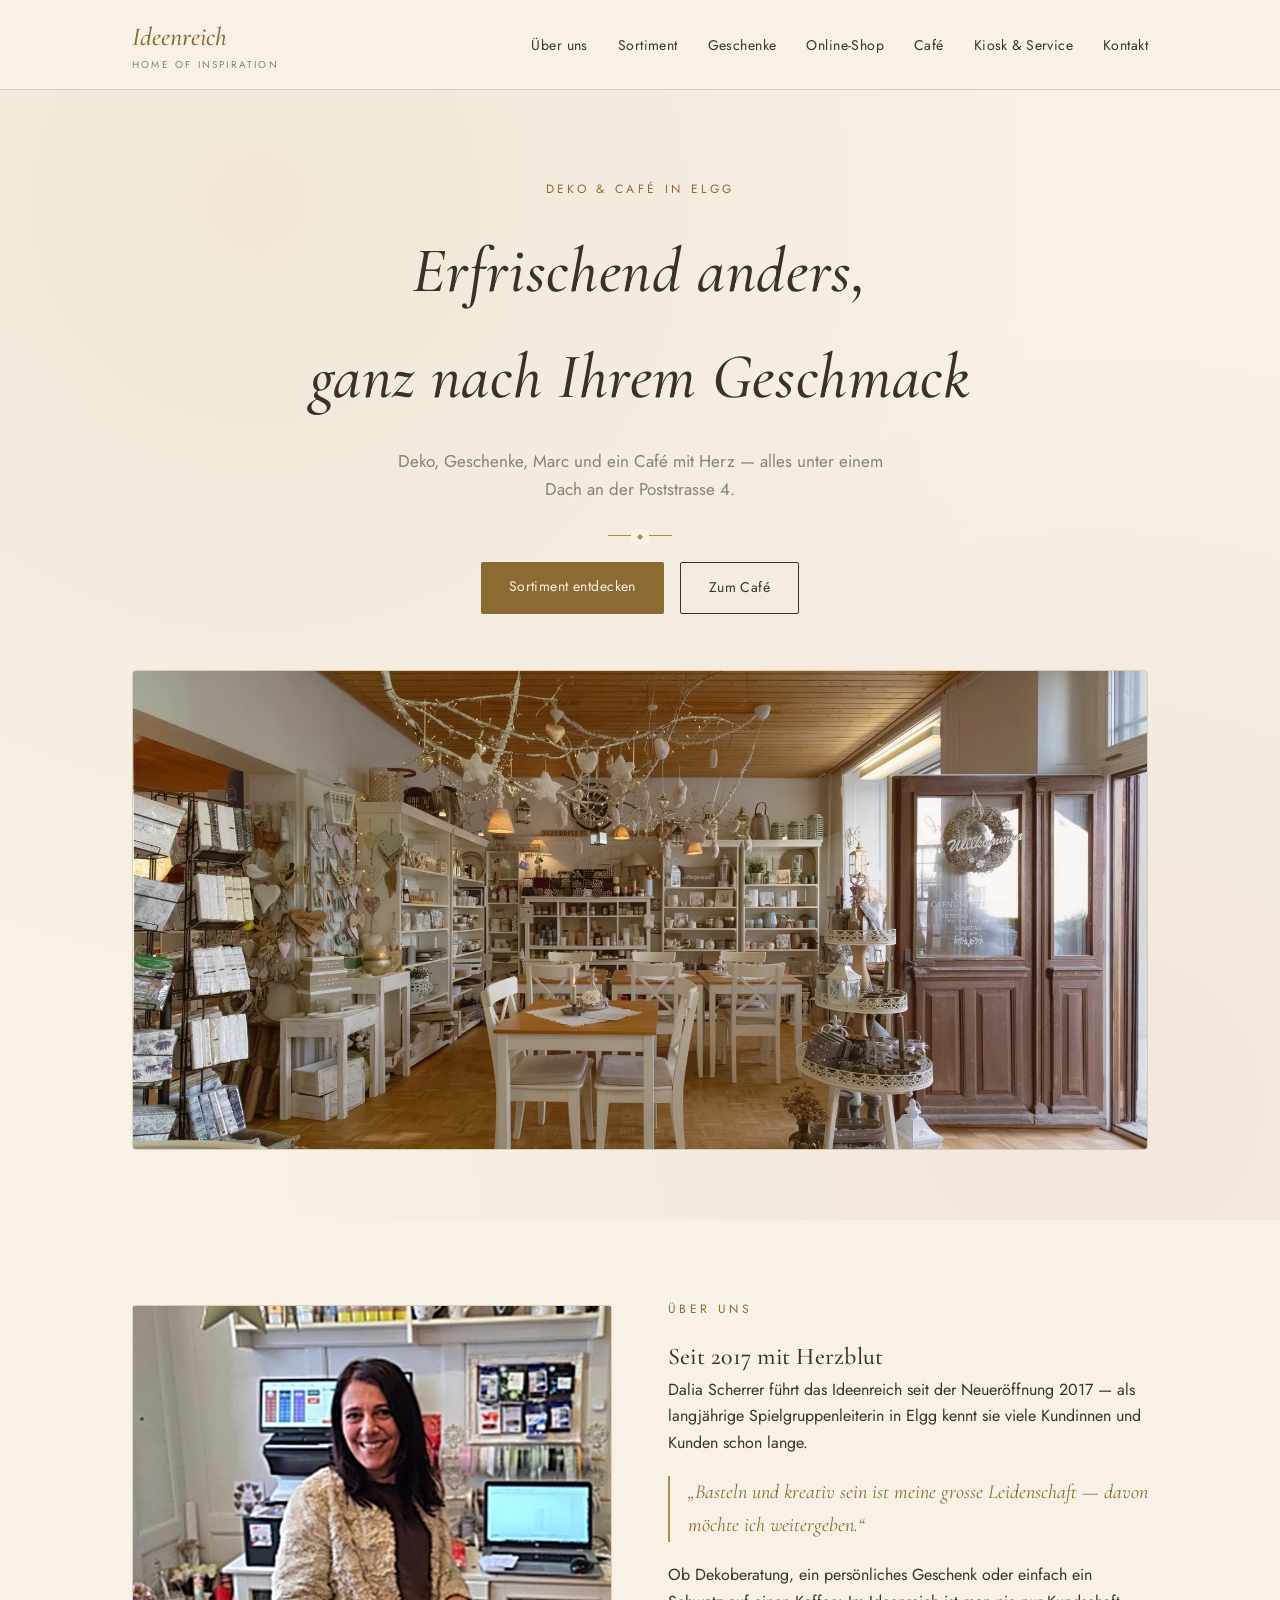
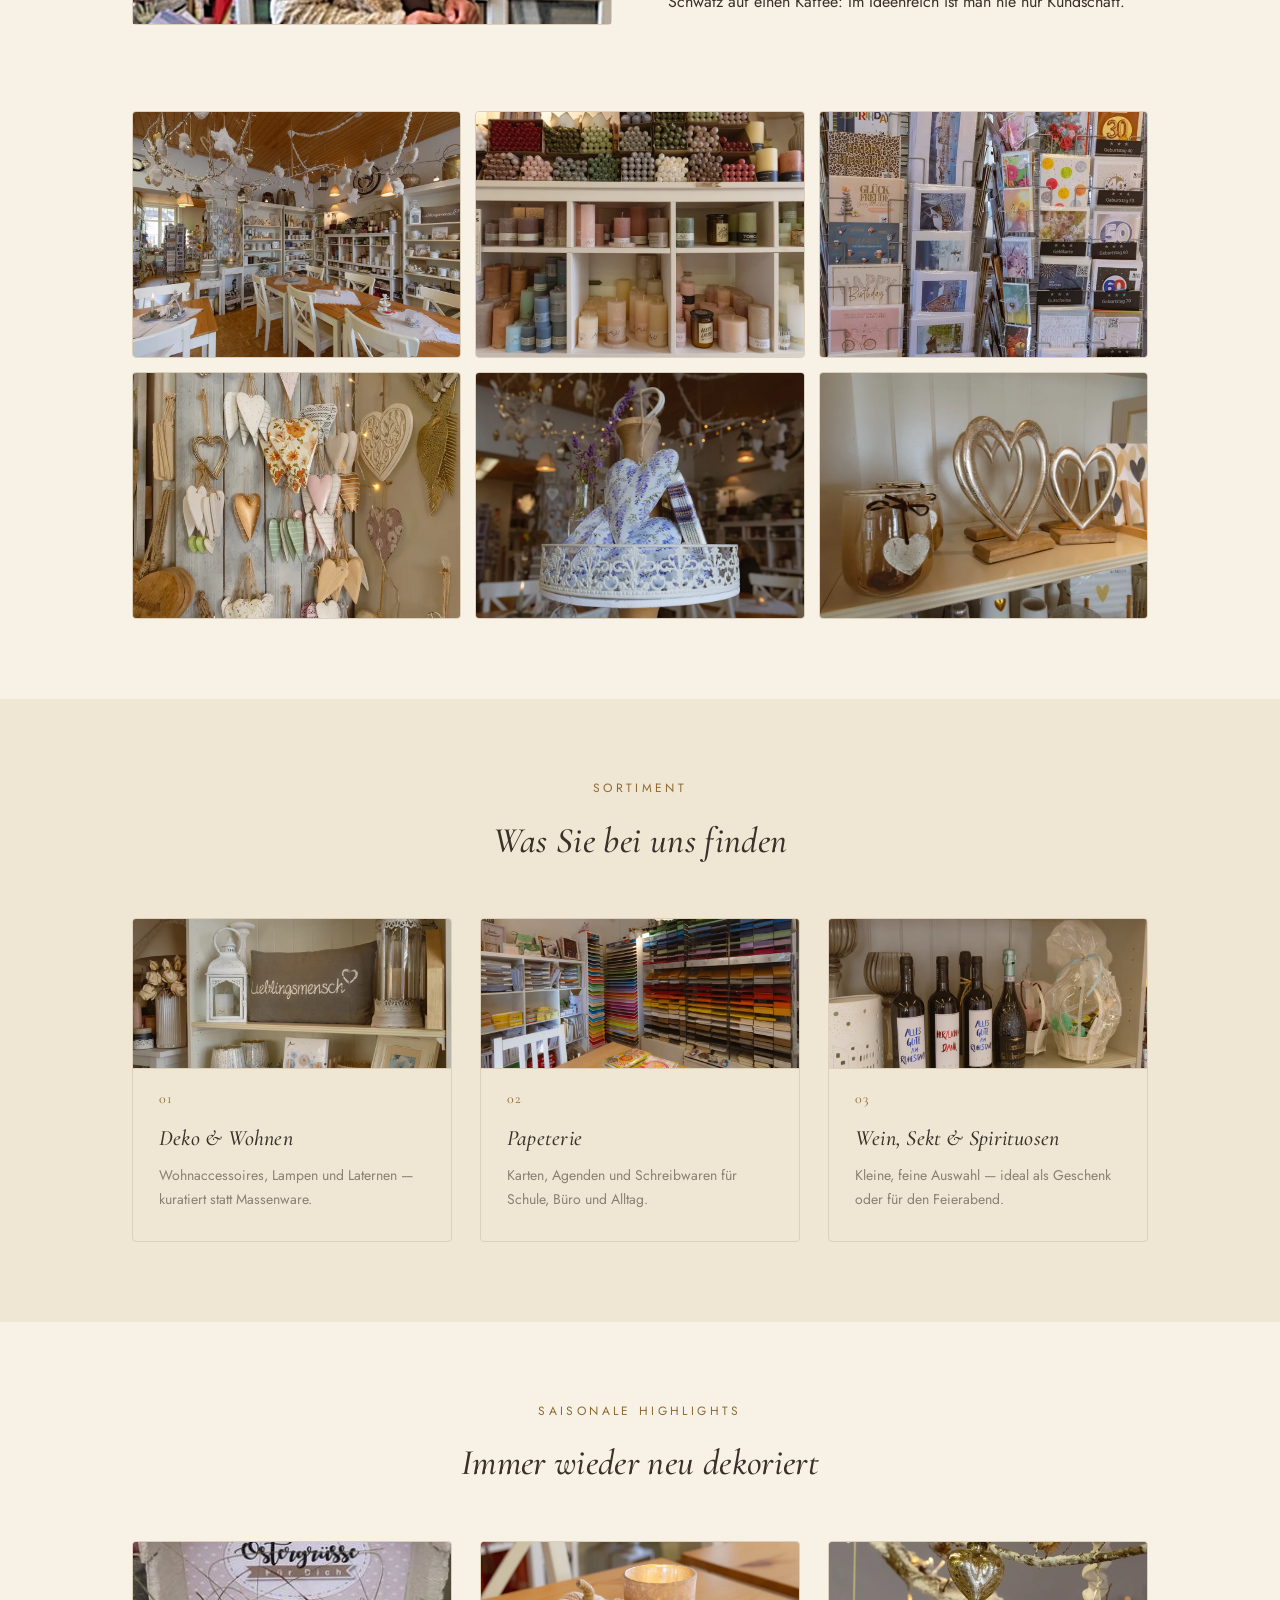
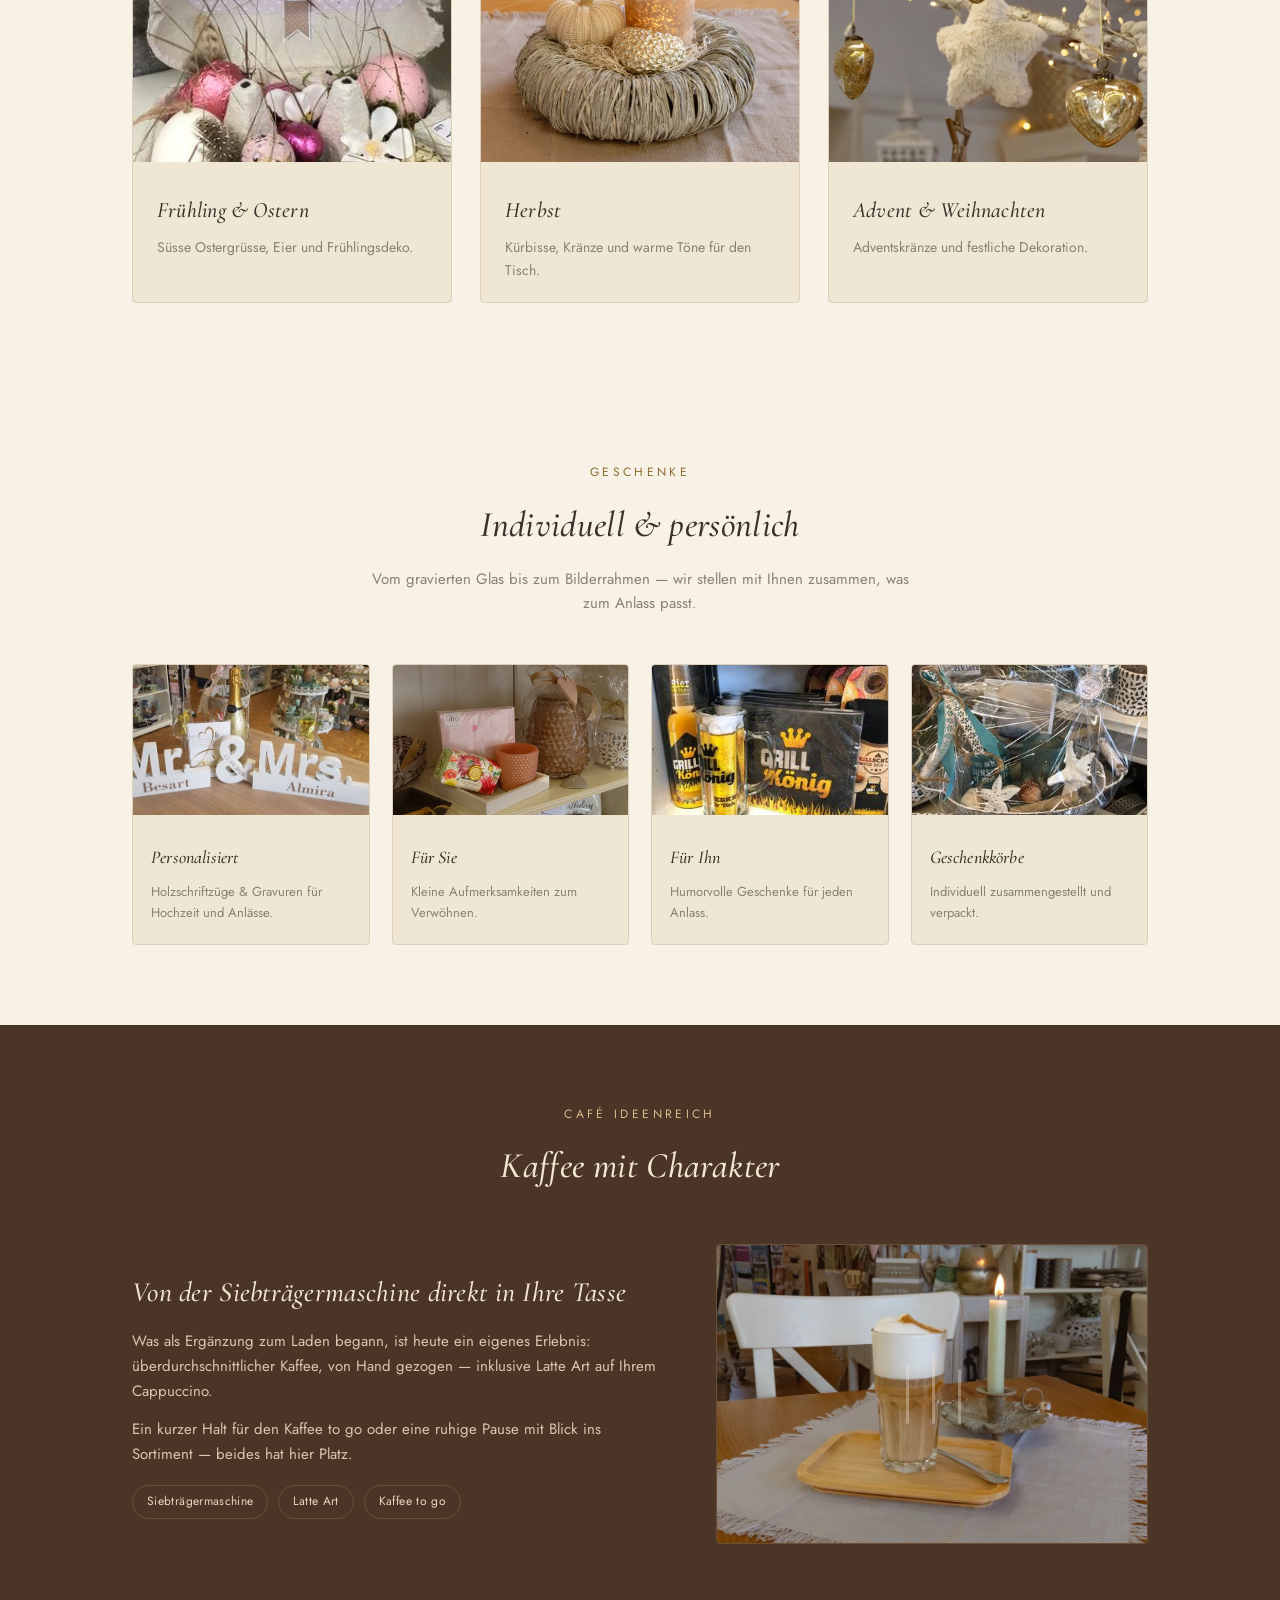
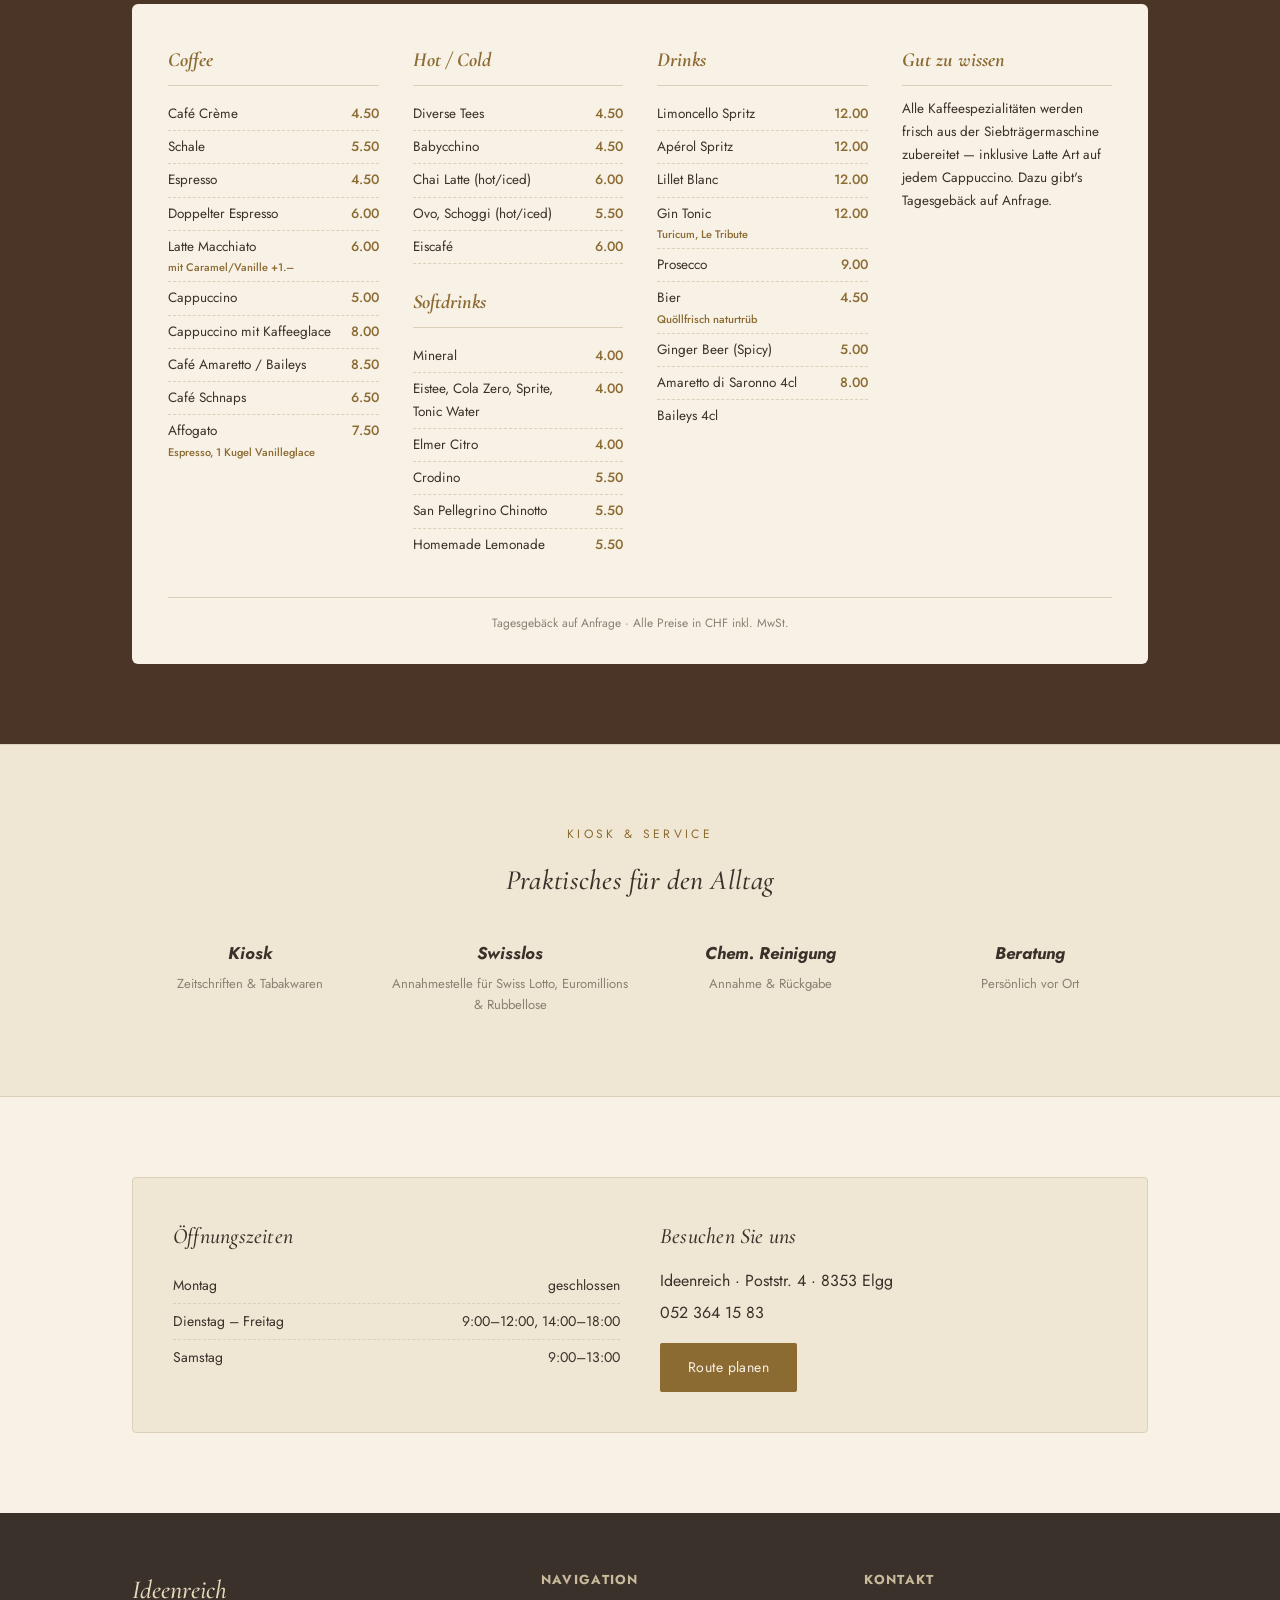
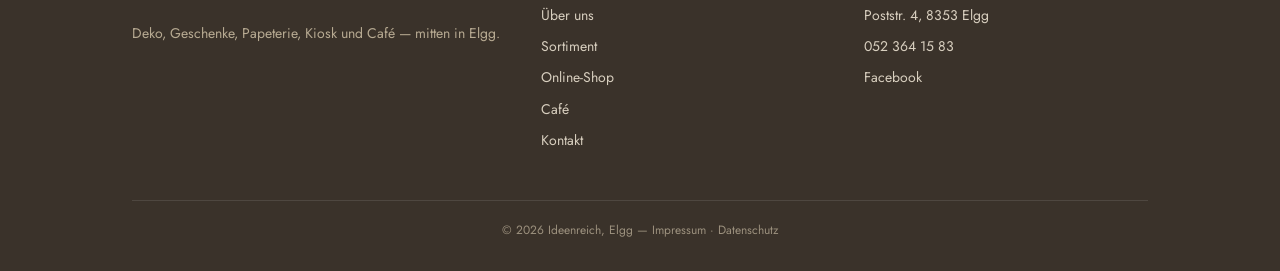
<file: index.html>
<!DOCTYPE html>
<html lang="de">
<head>
<meta charset="UTF-8">
<meta name="viewport" content="width=device-width, initial-scale=1.0">
<title>Ideenreich – Home of Inspiration</title>
<meta name="description" content="Ideenreich in Papeterie: Deko, Geschenke, Papeterie, Wein & Sekt sowie ein Café mit Siebträgerkaffee und Latte Art. Poststrasse 4, 8353 Elgg.">
<link rel="canonical" href="https://www.ideenreich-elgg.ch/">
<meta name="robots" content="index, follow">

<!-- Open Graph / Facebook, Instagram -->
<meta property="og:type" content="business.business">
<meta property="og:site_name" content="Ideenreich">
<meta property="og:title" content="Ideenreich – Deko, Geschenke &amp; Café in Elgg">
<meta property="og:description" content="Deko, Geschenke, Papeterie und ein Café mit Herz — alles unter einem Dach an der Poststrasse 4 in Elgg.">
<meta property="og:url" content="https://www.ideenreich-elgg.ch/">
<meta property="og:locale" content="de_CH">
<meta property="og:image" content="https://www.ideenreich-elgg.ch/images/og-image.jpg">
<meta property="og:image:width" content="1200">
<meta property="og:image:height" content="630">

<!-- Twitter Card -->
<meta name="twitter:card" content="summary_large_image">
<meta name="twitter:title" content="Ideenreich – Deko, Geschenke &amp; Café in Elgg">
<meta name="twitter:description" content="Deko, Geschenke, Papeterie und ein Café mit Herz — alles unter einem Dach an der Poststrasse 4 in Elgg.">

<meta name="twitter:image" content="https://www.ideenreich-elgg.ch/images/og-image.jpg">

<!-- LocalBusiness Strukturdaten für Google -->
<script type="application/ld+json">
{
  "@context": "https://schema.org",
  "@type": ["GiftShop", "CafeOrCoffeeShop"],
  "name": "Ideenreich",
  "alternateName": "Ideenreich – Home of Inspiration",
  "url": "https://www.ideenreich-elgg.ch/",
  "telephone": "+41523641583",
  "priceRange": "CHF",
  "image": "https://www.ideenreich-elgg.ch/images/og-image.jpg",
  "address": {
    "@type": "PostalAddress",
    "streetAddress": "Poststrasse 4",
    "postalCode": "8353",
    "addressLocality": "Elgg",
    "addressRegion": "ZH",
    "addressCountry": "CH"
  },
  "geo": {
    "@type": "GeoCoordinates",
    "latitude": 47.4835,
    "longitude": 8.8672
  },
  "openingHoursSpecification": [
    {
      "@type": "OpeningHoursSpecification",
      "dayOfWeek": ["Tuesday", "Wednesday", "Thursday", "Friday"],
      "opens": "09:00",
      "closes": "12:00"
    },
    {
      "@type": "OpeningHoursSpecification",
      "dayOfWeek": ["Tuesday", "Wednesday", "Thursday", "Friday"],
      "opens": "14:00",
      "closes": "18:00"
    },
    {
      "@type": "OpeningHoursSpecification",
      "dayOfWeek": ["Saturday"],
      "opens": "09:00",
      "closes": "13:00"
    }
  ],
  "servesCuisine": "Kaffee",
  "sameAs": [
    "https://www.instagram.com/ideenreich_home_of_inspiration/"
  ]
}
</script>
<link rel="preconnect" href="https://fonts.googleapis.com">
<link href="https://fonts.googleapis.com/css2?family=Cormorant+Garamond:ital,wght@0,400;0,500;0,600;1,400&family=Jost:wght@300;400;500;600&display=swap" rel="stylesheet">
<link rel="stylesheet" href="styles.css">
</head>
<body>

<header>
  <div class="nav-inner">
    <a href="#top">
      <span class="logo-word">Ideenreich</span>
      <span class="logo-sub">Home of Inspiration</span>
    </a>    <nav>
      <ul>
        <li><a href="#ueberuns">Über uns</a></li>
        <li><a href="#sortiment">Sortiment</a></li>
        <li><a href="#geschenke">Geschenke</a></li>
        <li><a href="shop.html">Online-Shop</a></li>
        <li><a href="#cafe">Café</a></li>
        <li><a href="#service">Kiosk &amp; Service</a></li>
        <li><a href="#kontakt">Kontakt</a></li>
      </ul>
    </nav>
  </div>
</header>

<section class="hero" id="top">
  <div class="wrap">
    <div class="eyebrow">Deko &amp; Café in Elgg</div>
    <h1>Erfrischend anders,<br>ganz nach Ihrem Geschmack</h1>
    <p class="lead">Deko, Geschenke, Marc und ein Café mit Herz — alles unter einem Dach an der Poststrasse 4.</p>
    <div class="divider"></div>
    <div class="cta-row">
      <a class="btn btn-primary" href="#sortiment">Sortiment entdecken</a>
      <a class="btn btn-ghost" href="#cafe">Zum Café</a>
    </div>
    <div class="photo-frame has-img"><img src="images/ladenansicht-ideenreich-elgg.webp" alt="Blick in den Laden Ideenreich in Elgg mit Café-Tischen, Regalen und Astdekoration an der Decke" width="1800" height="1200"></div>
  </div>
</section>

<section id="ueberuns">
  <div class="wrap about-grid">
    <div class="about-photo has-img"><img src="images/dalia-scherrer-im-ideenreich-7544e815.jpg" alt="Dalia Scherrer im Ideenreich"></div>
    <div class="about-text">
      <div class="eyebrow">Über uns</div>
      <h2>Seit 2017 mit Herzblut</h2>
      <p>Dalia Scherrer führt das Ideenreich seit der Neueröffnung 2017 — als langjährige Spielgruppenleiterin in Elgg kennt sie viele Kundinnen und Kunden schon lange.</p>
      <p class="quote">„Basteln und kreativ sein ist meine grosse Leidenschaft — davon möchte ich weitergeben.“</p>
      <p>Ob Dekoberatung, ein persönliches Geschenk oder einfach ein Schwatz auf einen Kaffee: Im Ideenreich ist man nie nur Kundschaft.</p>
    </div>
  </div>
</section>

<section id="einblicke" style="padding-top:0;">
  <div class="wrap">
    <div class="gallery">
      <figure><img src="images/cafe-tische-und-laden.webp" alt="Gedeckte Café-Tische zwischen den Regalen" loading="lazy"></figure>
      <figure><img src="images/kerzen-sortiment.webp" alt="Kerzen in vielen Farben und Grössen" loading="lazy"></figure>
      <figure><img src="images/glueckwunschkarten-sortiment.webp" alt="Ständer mit Glückwunschkarten" loading="lazy"></figure>
      <figure><img src="images/herzenwand-deko.webp" alt="Holzwand mit Herzen in vielen Varianten" loading="lazy"></figure>
      <figure><img src="images/deko-etagere-lavendel-herzen.webp" alt="Etagere mit Herzen im Lavendel-Muster" loading="lazy"></figure>
      <figure><img src="images/deko-herzen-holzfuss.webp" alt="Silberne Herzen auf Holzfuss" loading="lazy"></figure>
    </div>
  </div>
</section>

<section id="sortiment" style="background:var(--cream-2);">
  <div class="wrap">
    <div class="section-head">
      <div class="eyebrow">Sortiment</div>
      <h2>Was Sie bei uns finden</h2>
    </div>
    <div class="grid-3">
      <div class="card">
        <div class="card-photo"><img src="images/wohnaccessoires-laternen-kissen.webp" alt="Regal mit Laternen, Windlichtern und Kissen" loading="lazy"></div>
        <div class="num">01</div>
        <h3>Deko &amp; Wohnen</h3>
        <p>Wohnaccessoires, Lampen und Laternen — kuratiert statt Massenware.</p>
      </div>
      <div class="card">
        <div class="card-photo"><img src="images/papeterie-papierwand.webp" alt="Wand mit farbigem Papier und Papeterie-Regalen im Ideenreich" loading="lazy"></div>
        <div class="num">02</div>
        <h3>Papeterie</h3>
        <p>Karten, Agenden und Schreibwaren für Schule, Büro und Alltag.</p>
      </div>
      <div class="card">
        <div class="card-photo"><img src="images/wein-sekt-geschenkflaschen.webp" alt="Wein- und Sektflaschen mit Geschenketiketten im Regal" loading="lazy"></div>
        <div class="num">03</div>
        <h3>Wein, Sekt &amp; Spirituosen</h3>
        <p>Kleine, feine Auswahl — ideal als Geschenk oder für den Feierabend.</p>
      </div>
    </div>
  </div>
</section>

<section id="saisonal">
  <div class="wrap">
    <div class="section-head">
      <div class="eyebrow">Saisonale Highlights</div>
      <h2>Immer wieder neu dekoriert</h2>
    </div>
    <div class="grid-3">
      <div class="card seasonal-card" style="padding:0;">
        <div style="height:220px;"><img src="images/osterdekoration-im-ideenreich-a81bbfbd.jpg" alt="Osterdekoration im Ideenreich"></div>
        <div style="padding:20px 24px;">
          <h3>Frühling &amp; Ostern</h3>
          <p>Süsse Ostergrüsse, Eier und Frühlingsdeko.</p>
        </div>
      </div>
      <div class="card seasonal-card" style="padding:0;">
        <div style="height:220px;"><img src="images/herbstdeko-kranz-kuerbis.webp" alt="Herbstkranz mit Kürbis und Windlicht" loading="lazy"></div>
        <div style="padding:20px 24px;">
          <h3>Herbst</h3>
          <p>Kürbisse, Kränze und warme Töne für den Tisch.</p>
        </div>
      </div>
      <div class="card seasonal-card" style="padding:0;">
        <div style="height:220px;"><img src="images/adventsdekoration-goldherzen-stern.webp" alt="Goldene Glasherzen und Plüschstern an beleuchteten Ästen" loading="lazy"></div>
        <div style="padding:20px 24px;">
          <h3>Advent &amp; Weihnachten</h3>
          <p>Adventskränze und festliche Dekoration.</p>
        </div>
      </div>
    </div>
  </div>
</section>

<section id="geschenke">
  <div class="wrap">
    <div class="section-head">
      <div class="eyebrow">Geschenke</div>
      <h2>Individuell &amp; persönlich</h2>
      <p>Vom gravierten Glas bis zum Bilderrahmen — wir stellen mit Ihnen zusammen, was zum Anlass passt.</p>
    </div>
    <div class="grid-4">
      <div class="card gift-card" style="padding:0;">
        <div style="height:150px;"><img src="images/personalisierte-holzschriftzuege-mr-und-mrs-d2dd2404.jpg" alt="Personalisierte Holzschriftzüge Mr und Mrs"></div>
        <div style="padding:18px 18px 20px;">
          <h3 style="font-size:18px;">Personalisiert</h3>
          <p style="font-size:13px;">Holzschriftzüge &amp; Gravuren für Hochzeit und Anlässe.</p>
        </div>
      </div>
      <div class="card gift-card" style="padding:0;">
        <div style="height:150px;"><img src="images/geschenkideen-seife-windlicht.webp" alt="Geschenkideen mit Seife, Servietten und Windlicht" loading="lazy"></div>
        <div style="padding:18px 18px 20px;">
          <h3 style="font-size:18px;">Für Sie</h3>
          <p style="font-size:13px;">Kleine Aufmerksamkeiten zum Verwöhnen.</p>
        </div>
      </div>
      <div class="card gift-card" style="padding:0;">
        <div style="height:150px;"><img src="images/geschenkset-grill-koenig-1e9935fa.jpg" alt="Geschenkset Grill König"></div>
        <div style="padding:18px 18px 20px;">
          <h3 style="font-size:18px;">Für Ihn</h3>
          <p style="font-size:13px;">Humorvolle Geschenke für jeden Anlass.</p>
        </div>
      </div>
      <div class="card gift-card" style="padding:0;">
        <div style="height:150px;"><img src="images/fertiger-geschenkkorb-mit-maritimer-deko-bf62f8fb.jpg" alt="Fertiger Geschenkkorb mit maritimer Deko"></div>
        <div style="padding:18px 18px 20px;">
          <h3 style="font-size:18px;">Geschenkkörbe</h3>
          <p style="font-size:13px;">Individuell zusammengestellt und verpackt.</p>
        </div>
      </div>
    </div>
  </div>
</section>


<section class="cafe" id="cafe">
  <div class="wrap">
    <div class="section-head">
      <div class="eyebrow">Café Ideenreich</div>
      <h2 style="color:#F3E6D3;">Kaffee mit Charakter</h2>
    </div>
    <div class="cafe-grid">
      <div class="cafe-text">
        <h3>Von der Siebträgermaschine direkt in Ihre Tasse</h3>
        <p>Was als Ergänzung zum Laden begann, ist heute ein eigenes Erlebnis: überdurchschnittlicher Kaffee, von Hand gezogen — inklusive Latte Art auf Ihrem Cappuccino.</p>
        <p>Ein kurzer Halt für den Kaffee to go oder eine ruhige Pause mit Blick ins Sortiment — beides hat hier Platz.</p>
        <div class="cafe-tags">
          <span class="tag">Siebträgermaschine</span>
          <span class="tag">Latte Art</span>
          <span class="tag">Kaffee to go</span>
        </div>
      </div>
      <div class="steam-frame">
        <img src="images/latte-macchiato-im-cafe.webp" alt="Latte Macchiato auf einem Holztablett im Café Ideenreich" loading="lazy" style="position:absolute; inset:0; width:100%; height:100%; object-fit:cover; z-index:1;">
        <span class="steam s1" style="z-index:2;"></span>
        <span class="steam s2" style="z-index:2;"></span>
        <span class="steam s3" style="z-index:2;"></span>
      </div>
    </div>

    <div class="menu-box">
      <div class="menu-col">
        <h4>Coffee</h4>
        <div class="menu-item"><span>Café Crème</span><span>4.50</span></div>
        <div class="menu-item"><span>Schale</span><span>5.50</span></div>
        <div class="menu-item"><span>Espresso</span><span>4.50</span></div>
        <div class="menu-item"><span>Doppelter Espresso</span><span>6.00</span></div>
        <div class="menu-item"><span>Latte Macchiato<span class="sub">mit Caramel/Vanille +1.–</span></span><span>6.00</span></div>
        <div class="menu-item"><span>Cappuccino</span><span>5.00</span></div>
        <div class="menu-item"><span>Cappuccino mit Kaffeeglace</span><span>8.00</span></div>
        <div class="menu-item"><span>Café Amaretto / Baileys</span><span>8.50</span></div>
        <div class="menu-item"><span>Café Schnaps</span><span>6.50</span></div>
        <div class="menu-item"><span>Affogato<span class="sub">Espresso, 1 Kugel Vanilleglace</span></span><span>7.50</span></div>
      </div>

      <div class="menu-col">
        <h4>Hot / Cold</h4>
        <div class="menu-item"><span>Diverse Tees</span><span>4.50</span></div>
        <div class="menu-item"><span>Babycchino</span><span>4.50</span></div>
        <div class="menu-item"><span>Chai Latte (hot/iced)</span><span>6.00</span></div>
        <div class="menu-item"><span>Ovo, Schoggi (hot/iced)</span><span>5.50</span></div>
        <div class="menu-item"><span>Eiscafé</span><span>6.00</span></div>

        <h4 style="margin-top:22px;">Softdrinks</h4>
        <div class="menu-item"><span>Mineral</span><span>4.00</span></div>
        <div class="menu-item"><span>Eistee, Cola Zero, Sprite, Tonic Water</span><span>4.00</span></div>
        <div class="menu-item"><span>Elmer Citro</span><span>4.00</span></div>
        <div class="menu-item"><span>Crodino</span><span>5.50</span></div>
        <div class="menu-item"><span>San Pellegrino Chinotto</span><span>5.50</span></div>
        <div class="menu-item"><span>Homemade Lemonade</span><span>5.50</span></div>
      </div>

      <div class="menu-col">
        <h4>Drinks</h4>
        <div class="menu-item"><span>Limoncello Spritz</span><span>12.00</span></div>
        <div class="menu-item"><span>Apérol Spritz</span><span>12.00</span></div>
        <div class="menu-item"><span>Lillet Blanc</span><span>12.00</span></div>
        <div class="menu-item"><span>Gin Tonic<span class="sub">Turicum, Le Tribute</span></span><span>12.00</span></div>
        <div class="menu-item"><span>Prosecco</span><span>9.00</span></div>
        <div class="menu-item"><span>Bier<span class="sub">Quöllfrisch naturtrüb</span></span><span>4.50</span></div>
        <div class="menu-item"><span>Ginger Beer (Spicy)</span><span>5.00</span></div>
        <div class="menu-item"><span>Amaretto di Saronno 4cl</span><span>8.00</span></div>
        <div class="menu-item"><span>Baileys 4cl</span><span>&nbsp;</span></div>
      </div>

      <div class="menu-col">
        <h4>Gut zu wissen</h4>
        <p style="font-size:13.5px; color:var(--ink); line-height:1.7;">
          Alle Kaffeespezialitäten werden frisch aus der Siebträgermaschine zubereitet — inklusive Latte Art auf jedem Cappuccino.
          Dazu gibt's Tagesgebäck auf Anfrage.
        </p>
      </div>

      <p class="menu-note">Tagesgebäck auf Anfrage · Alle Preise in CHF inkl. MwSt.</p>
    </div>
  </div>
</section>

<section class="strip" id="service">
  <div class="wrap">
    <div class="section-head" style="margin-bottom:36px;">
      <div class="eyebrow">Kiosk &amp; Service</div>
      <h2 style="font-size:28px;">Praktisches für den Alltag</h2>
    </div>
    <div class="strip-grid">
      <div class="strip-item"><h4>Kiosk</h4><p>Zeitschriften &amp; Tabakwaren</p></div>
      <div class="strip-item"><h4>Swisslos</h4><p>Annahmestelle für Swiss Lotto, Euromillions &amp; Rubbellose</p></div>
      <div class="strip-item"><h4>Chem. Reinigung</h4><p>Annahme &amp; Rückgabe</p></div>
      <div class="strip-item"><h4>Beratung</h4><p>Persönlich vor Ort</p></div>
    </div>
  </div>
</section>

<section id="kontakt">
  <div class="wrap">
    <div class="info-band">
      <div>
        <h3>Öffnungszeiten</h3>
        <div class="hours-row"><span>Montag</span><span>geschlossen</span></div>
        <div class="hours-row"><span>Dienstag – Freitag</span><span>9:00–12:00, 14:00–18:00</span></div>
        <div class="hours-row"><span>Samstag</span><span>9:00–13:00</span></div>
      </div>
      <div>
        <h3>Besuchen Sie uns</h3>
        <p style="margin-bottom:6px;">Ideenreich · Poststr. 4 · 8353 Elgg</p>
        <p style="margin-bottom:6px;">052 364 15 83</p>
   <a class="btn btn-primary" style="margin-top:10px;" href="https://www.google.com/maps/dir/?api=1&destination=Poststrasse+4,+8353+Elgg" target="_blank" rel="noopener">Route planen</a>
      </div>
    </div>
  </div>
</section>

<footer>
  <div class="wrap">
    <div class="footer-grid">
      <div>
        <span class="logo-word" style="color:#E9D9BC;">Ideenreich</span>
        <p style="margin-top:10px; color:#B7AA92;">Deko, Geschenke, Papeterie, Kiosk und Café — mitten in Elgg.</p>
      </div>
      <div>
        <h4>Navigation</h4>
        <a href="#ueberuns">Über uns</a>
        <a href="#sortiment">Sortiment</a>
        <a href="shop.html">Online-Shop</a>
        <a href="#cafe">Café</a>
        <a href="#kontakt">Kontakt</a>
      </div>
      <div>
        <h4>Kontakt</h4>
        <a href="#">Poststr. 4, 8353 Elgg</a>
        <a href="#">052 364 15 83</a>
        <a href="#">Facebook</a>
      </div>
    </div>
    <div class="footer-bottom">© 2026 Ideenreich, Elgg — Impressum · Datenschutz</div>
  </div>
</footer>

</body>
</html>
</file>
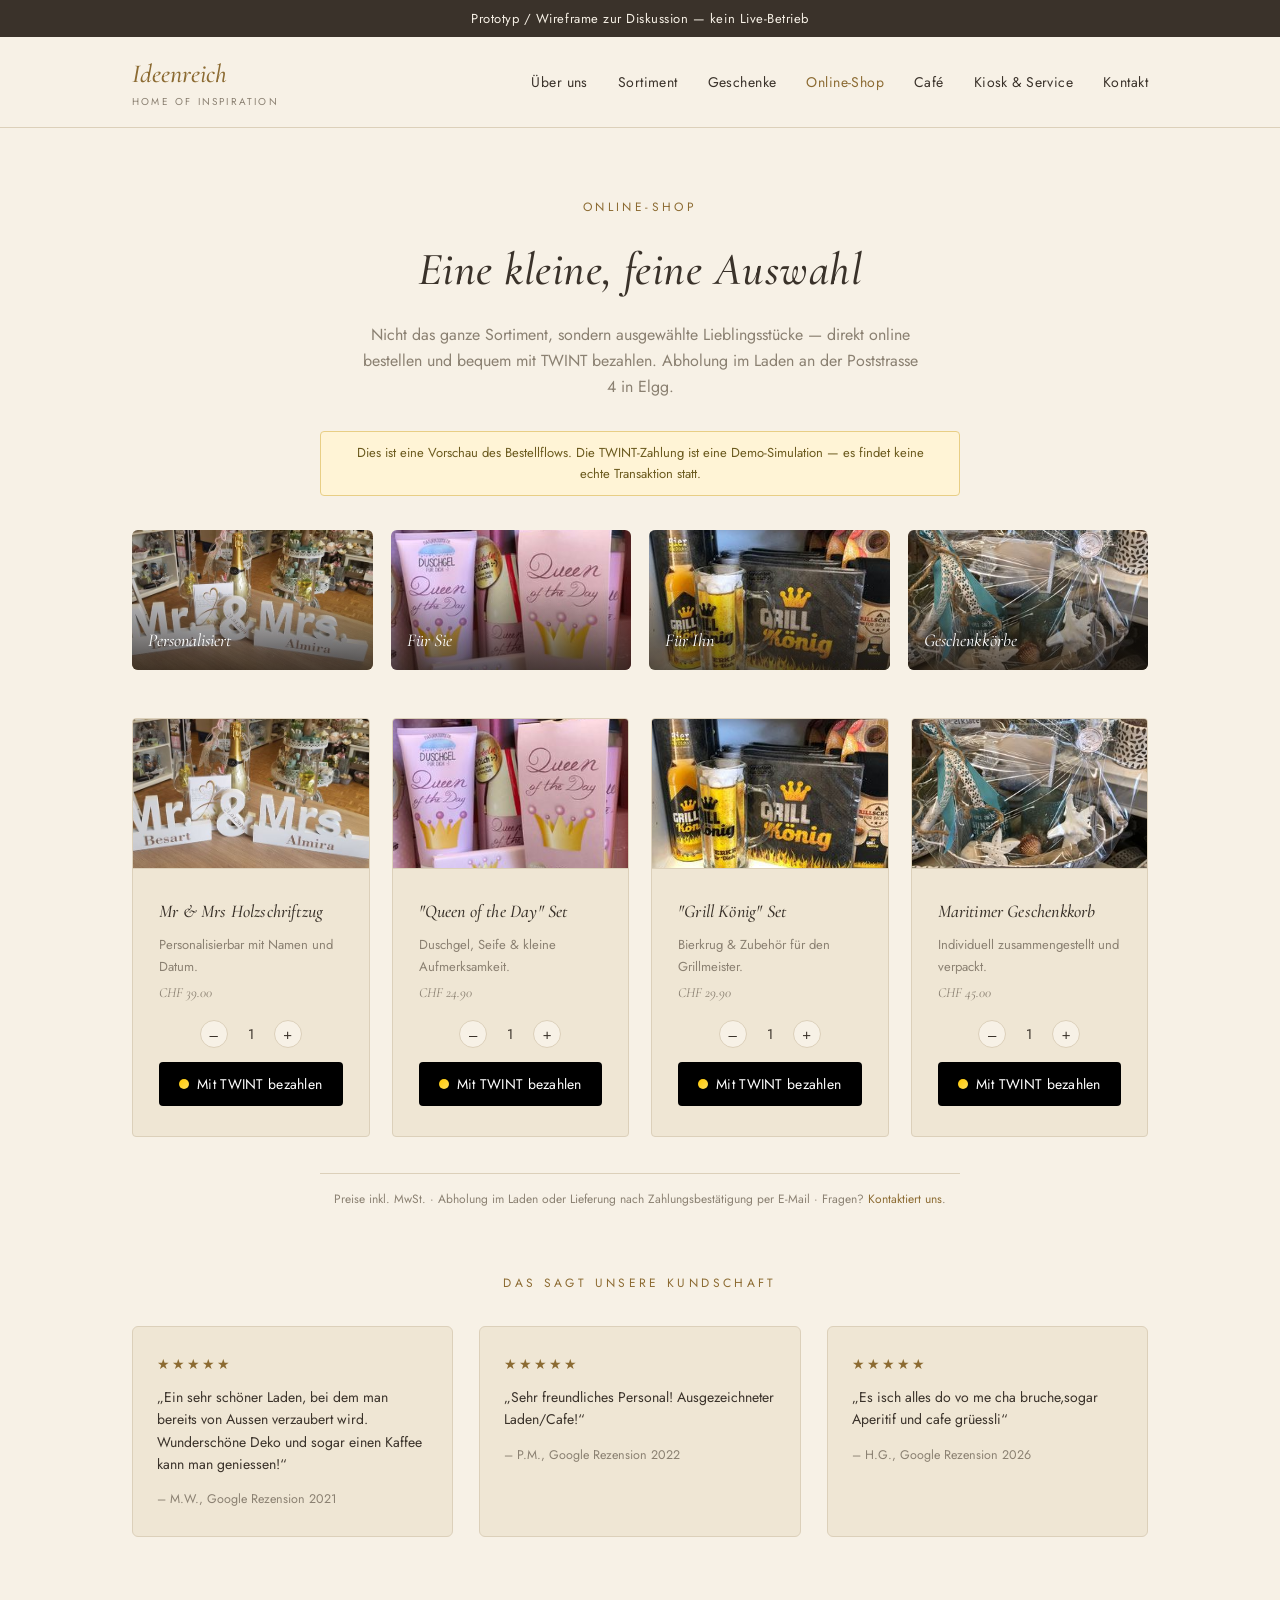
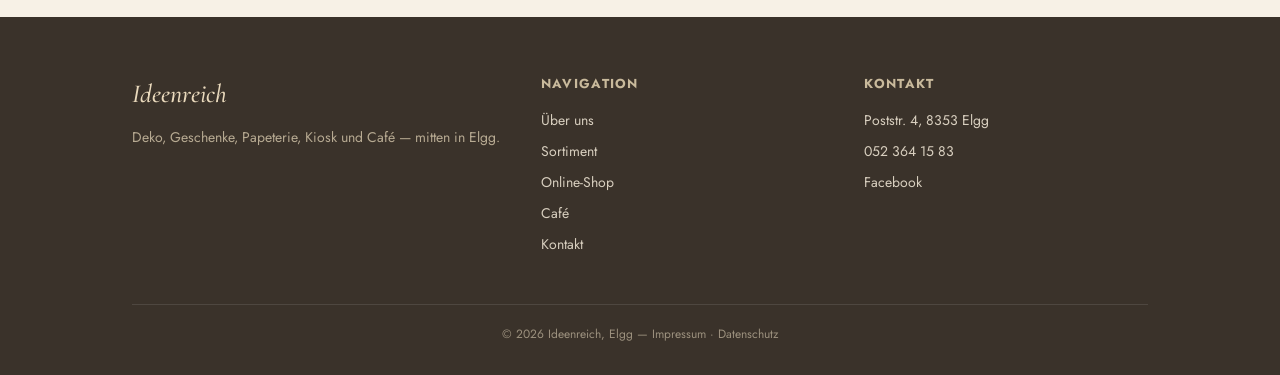
<file: shop.html>
<!DOCTYPE html>
<html lang="de">
<head>
<meta charset="UTF-8">
<meta name="viewport" content="width=device-width, initial-scale=1.0">
<title>Online-Shop – Ideenreich Elgg</title>
<meta name="description" content="Ausgewählte Artikel aus dem Ideenreich in Elgg online bestellen und bequem mit TWINT bezahlen.">
<link rel="canonical" href="https://www.ideenreich-elgg.ch/shop.html">
<link rel="preconnect" href="https://fonts.googleapis.com">
<link href="https://fonts.googleapis.com/css2?family=Cormorant+Garamond:ital,wght@0,400;0,500;0,600;1,400&family=Jost:wght@300;400;500;600&display=swap" rel="stylesheet">
<link rel="stylesheet" href="styles.css">
<style>
  .shop-hero{padding:70px 32px 20px; text-align:center;}
  .shop-hero .eyebrow{margin-bottom:14px;}
  .shop-hero h1{font-size:clamp(32px,5vw,46px); font-style:italic; margin-bottom:14px;}
  .shop-hero p{max-width:560px; margin:0 auto; color:var(--taupe); font-size:16px;}

  .qty-row{display:flex; align-items:center; justify-content:center; gap:14px; margin:2px 0 14px;}
  .qty-btn{
    width:28px; height:28px; border:1px solid var(--line); background:var(--cream);
    border-radius:50%; font-size:15px; cursor:pointer; color:var(--ink);
    display:flex; align-items:center; justify-content:center;
  }
  .qty-btn:hover{background:var(--gold); color:var(--cream); border-color:var(--gold);}
  .qty-val{min-width:18px; text-align:center; font-size:14px;}

  .twint-btn{
    display:flex; align-items:center; justify-content:center; gap:8px;
    background:#000; color:#fff; border:none; width:100%;
    padding:12px 16px; border-radius:4px; font-size:14px; letter-spacing:0.02em;
    cursor:pointer; font-family:'Jost', sans-serif;
  }
  .twint-btn:hover{background:#222;}
  .twint-logo-dot{
    width:10px; height:10px; border-radius:50%;
    background:linear-gradient(135deg,#FFC800,#FFDE59);
    display:inline-block;
  }

  .demo-banner{
    background:#FFF4D6; border:1px solid #E8CE85; color:#6B5A1E;
    font-size:13px; text-align:center; padding:10px 20px; border-radius:4px;
    max-width:640px; margin:0 auto 34px;
  }

  .collection-strip{
    display:grid; grid-template-columns:repeat(4,1fr); gap:18px; margin-bottom:48px;
  }
  @media(max-width:820px){ .collection-strip{grid-template-columns:1fr 1fr;} }
  .collection-tile{
    position:relative; display:block; height:140px; border-radius:6px; overflow:hidden;
    text-decoration:none;
  }
  .collection-tile img{width:100%; height:100%; object-fit:cover; display:block; transition:transform .3s;}
  .collection-tile:hover img{transform:scale(1.06);}
  .collection-tile::after{
    content:""; position:absolute; inset:0;
    background:linear-gradient(180deg, rgba(58,50,42,0) 40%, rgba(30,24,18,0.72) 100%);
  }
  .collection-tile span{
    position:absolute; bottom:14px; left:16px; right:16px; z-index:2;
    color:#fff; font-family:'Cormorant Garamond', serif; font-style:italic; font-size:18px;
  }

  .testimonials{margin-top:64px;}
  .testimonial-grid{display:grid; grid-template-columns:repeat(3,1fr); gap:26px;}
  @media(max-width:820px){ .testimonial-grid{grid-template-columns:1fr;} }
  .testimonial-card{
    background:var(--cream-2); border:1px solid var(--line); border-radius:6px;
    padding:26px 24px;
  }
  .testimonial-stars{color:var(--gold-deep); font-size:14px; margin-bottom:10px; letter-spacing:2px;}
  .testimonial-quote{font-size:14px; color:var(--ink); line-height:1.6; margin-bottom:14px;}
  .testimonial-author{font-size:12.5px; color:var(--taupe);}

  /* Modal */
  .modal-overlay{
    position:fixed; inset:0; background:rgba(20,16,10,0.55);
    display:none; align-items:center; justify-content:center; z-index:100;
    padding:20px;
  }
  .modal-overlay.open{display:flex;}
  .modal-box{
    background:var(--cream); border-radius:10px; max-width:360px; width:100%;
    padding:32px 28px; text-align:center; position:relative;
    box-shadow:0 30px 60px rgba(0,0,0,0.25);
  }
  .modal-close{
    position:absolute; top:14px; right:16px; background:none; border:none;
    font-size:20px; color:var(--taupe); cursor:pointer; line-height:1;
  }
  .modal-brand{display:flex; align-items:center; justify-content:center; gap:8px; margin-bottom:6px;}
  .modal-brand span{font-weight:600; font-size:18px; letter-spacing:0.02em;}
  .modal-box h4{font-style:italic; font-size:20px; margin:6px 0 4px;}
  .modal-amount{font-family:'Cormorant Garamond', serif; font-size:30px; color:var(--gold-deep); margin:10px 0 18px;}
  .modal-qr{width:170px; height:170px; margin:0 auto 16px; border:1px solid var(--line); border-radius:6px; overflow:hidden;}
  .modal-qr img{width:100%; height:100%; object-fit:contain;}
  .modal-hint{font-size:12.5px; color:var(--taupe); margin-bottom:16px;}
  .modal-demo-tag{
    display:inline-block; background:#FFF4D6; color:#6B5A1E; font-size:11px;
    padding:4px 10px; border-radius:20px; margin-bottom:14px; letter-spacing:0.02em;
  }
</style>
</head>
<body>

<div class="proto-banner">Prototyp / Wireframe zur Diskussion — kein Live-Betrieb</div>

<header>
  <div class="nav-inner">
    <a href="index.html">
      <span class="logo-word">Ideenreich</span>
      <span class="logo-sub">Home of Inspiration</span>
    </a>
    <nav>
      <ul>
        <li><a href="index.html#ueberuns">Über uns</a></li>
        <li><a href="index.html#sortiment">Sortiment</a></li>
        <li><a href="index.html#geschenke">Geschenke</a></li>
        <li><a href="shop.html" style="color:var(--gold-deep);">Online-Shop</a></li>
        <li><a href="index.html#cafe">Café</a></li>
        <li><a href="index.html#service">Kiosk &amp; Service</a></li>
        <li><a href="index.html#kontakt">Kontakt</a></li>
      </ul>
    </nav>
  </div>
</header>

<section class="shop-hero">
  <div class="wrap">
    <div class="eyebrow">Online-Shop</div>
    <h1>Eine kleine, feine Auswahl</h1>
    <p>Nicht das ganze Sortiment, sondern ausgewählte Lieblingsstücke — direkt online bestellen und bequem mit TWINT bezahlen. Abholung im Laden an der Poststrasse 4 in Elgg.</p>
  </div>
</section>

<section style="padding-top:10px;">
  <div class="wrap">
    <div class="demo-banner">
      Dies ist eine Vorschau des Bestellflows. Die TWINT-Zahlung ist eine Demo-Simulation — es findet keine echte Transaktion statt.
    </div>

    <div class="collection-strip">
      <a class="collection-tile" href="#prod-holzschriften">
        <img src="images/personalisierte-holzschriftzuege-mr-und-mrs-d2dd2404.jpg" alt="Kollektion Personalisiert">
        <span>Personalisiert</span>
      </a>
      <a class="collection-tile" href="#prod-frauen">
        <img src="images/geschenkset-queen-of-the-day-c2eb0a8c.jpg" alt="Kollektion Für Sie">
        <span>Für Sie</span>
      </a>
      <a class="collection-tile" href="#prod-maenner">
        <img src="images/geschenkset-grill-koenig-1e9935fa.jpg" alt="Kollektion Für Ihn">
        <span>Für Ihn</span>
      </a>
      <a class="collection-tile" href="#prod-korb">
        <img src="images/fertiger-geschenkkorb-mit-maritimer-deko-bf62f8fb.jpg" alt="Kollektion Geschenkkörbe">
        <span>Geschenkkörbe</span>
      </a>
    </div>

    <div class="grid-4">
      <div class="card shop-card" id="prod-holzschriften">
        <div class="card-photo"><img src="images/personalisierte-holzschriftzuege-mr-und-mrs-d2dd2404.jpg" alt="Personalisierter Holzschriftzug Mr und Mrs"></div>
        <h3 style="font-size:18px;">Mr &amp; Mrs Holzschriftzug</h3>
        <p style="font-size:13px; color:var(--taupe);">Personalisierbar mit Namen und Datum.</p>
        <p class="shop-price">CHF 39.00</p>
        <div class="qty-row">
          <button class="qty-btn" onclick="changeQty(this,-1)">–</button>
          <span class="qty-val">1</span>
          <button class="qty-btn" onclick="changeQty(this,1)">+</button>
        </div>
        <button class="twint-btn" onclick="openTwint('Mr &amp; Mrs Holzschriftzug', 39.00, this)">
          <span class="twint-logo-dot"></span> Mit TWINT bezahlen
        </button>
      </div>

      <div class="card shop-card" id="prod-frauen">
        <div class="card-photo"><img src="images/geschenkset-queen-of-the-day-c2eb0a8c.jpg" alt="Geschenkset Queen of the Day"></div>
        <h3 style="font-size:18px;">"Queen of the Day" Set</h3>
        <p style="font-size:13px; color:var(--taupe);">Duschgel, Seife &amp; kleine Aufmerksamkeit.</p>
        <p class="shop-price">CHF 24.90</p>
        <div class="qty-row">
          <button class="qty-btn" onclick="changeQty(this,-1)">–</button>
          <span class="qty-val">1</span>
          <button class="qty-btn" onclick="changeQty(this,1)">+</button>
        </div>
        <button class="twint-btn" onclick="openTwint('Queen of the Day Set', 24.90, this)">
          <span class="twint-logo-dot"></span> Mit TWINT bezahlen
        </button>
      </div>

      <div class="card shop-card" id="prod-maenner">
        <div class="card-photo"><img src="images/geschenkset-grill-koenig-1e9935fa.jpg" alt="Geschenkset Grill König"></div>
        <h3 style="font-size:18px;">"Grill König" Set</h3>
        <p style="font-size:13px; color:var(--taupe);">Bierkrug &amp; Zubehör für den Grillmeister.</p>
        <p class="shop-price">CHF 29.90</p>
        <div class="qty-row">
          <button class="qty-btn" onclick="changeQty(this,-1)">–</button>
          <span class="qty-val">1</span>
          <button class="qty-btn" onclick="changeQty(this,1)">+</button>
        </div>
        <button class="twint-btn" onclick="openTwint('Grill König Set', 29.90, this)">
          <span class="twint-logo-dot"></span> Mit TWINT bezahlen
        </button>
      </div>

      <div class="card shop-card" id="prod-korb">
        <div class="card-photo"><img src="images/fertiger-geschenkkorb-mit-maritimer-deko-bf62f8fb.jpg" alt="Maritimer Geschenkkorb"></div>
        <h3 style="font-size:18px;">Maritimer Geschenkkorb</h3>
        <p style="font-size:13px; color:var(--taupe);">Individuell zusammengestellt und verpackt.</p>
        <p class="shop-price">CHF 45.00</p>
        <div class="qty-row">
          <button class="qty-btn" onclick="changeQty(this,-1)">–</button>
          <span class="qty-val">1</span>
          <button class="qty-btn" onclick="changeQty(this,1)">+</button>
        </div>
        <button class="twint-btn" onclick="openTwint('Maritimer Geschenkkorb', 45.00, this)">
          <span class="twint-logo-dot"></span> Mit TWINT bezahlen
        </button>
      </div>
    </div>

    <p class="menu-note" style="max-width:640px; margin:36px auto 0;">
      Preise inkl. MwSt. · Abholung im Laden oder Lieferung nach Zahlungsbestätigung per E-Mail · Fragen? <a href="index.html#kontakt" style="color:var(--gold-deep);">Kontaktiert uns</a>.
    </p>

    <div class="testimonials">
      <div class="section-head" style="margin-bottom:32px;">
        <div class="eyebrow">Das sagt unsere Kundschaft</div>
      </div>
      <div class="testimonial-grid">
        <div class="testimonial-card">
          <div class="testimonial-stars">★★★★★</div>
          <p class="testimonial-quote">„Ein sehr schöner Laden, bei dem man bereits von Aussen verzaubert wird. Wunderschöne Deko und sogar einen Kaffee kann man geniessen!“</p>
          <p class="testimonial-author">– M.W., Google Rezension 2021 </p>
        </div>
        <div class="testimonial-card">
          <div class="testimonial-stars">★★★★★</div>
          <p class="testimonial-quote">„Sehr freundliches Personal! Ausgezeichneter Laden/Cafe!“</p>
          <p class="testimonial-author">– P.M., Google Rezension 2022 </p>
        </div>
        <div class="testimonial-card">
          <div class="testimonial-stars">★★★★★</div>
          <p class="testimonial-quote">„Es isch alles do vo me cha bruche,sogar Aperitif und cafe grüessli“</p>
          <p class="testimonial-author">– H.G., Google Rezension 2026 </p>
        </div>
      </div>
    </div>
  </div>
</section>

<footer>
  <div class="wrap">
    <div class="footer-grid">
      <div>
        <span class="logo-word" style="color:#E9D9BC;">Ideenreich</span>
        <p style="margin-top:10px; color:#B7AA92;">Deko, Geschenke, Papeterie, Kiosk und Café — mitten in Elgg.</p>
      </div>
      <div>
        <h4>Navigation</h4>
        <a href="index.html#ueberuns">Über uns</a>
        <a href="index.html#sortiment">Sortiment</a>
        <a href="shop.html">Online-Shop</a>
        <a href="index.html#cafe">Café</a>
        <a href="index.html#kontakt">Kontakt</a>
      </div>
      <div>
        <h4>Kontakt</h4>
        <a href="#">Poststr. 4, 8353 Elgg</a>
        <a href="#">052 364 15 83</a>
        <a href="#">Facebook</a>
      </div>
    </div>
    <div class="footer-bottom">© 2026 Ideenreich, Elgg — Impressum · Datenschutz</div>
  </div>
</footer>

<div class="modal-overlay" id="twintModal">
  <div class="modal-box">
    <button class="modal-close" onclick="closeTwint()">&times;</button>
    <div class="modal-demo-tag">Demo — keine echte Zahlung</div>
    <div class="modal-brand">
      <span class="twint-logo-dot" style="width:14px;height:14px;"></span>
      <span>TWINT</span>
    </div>
    <h4 id="twintProduct">Produktname</h4>
    <p class="modal-amount" id="twintAmount">CHF 0.00</p>
    <div class="modal-qr"><img src="images/twint-demo-qr.png" alt="Demo QR-Code für TWINT-Zahlung"></div>
    <p class="modal-hint">In der echten Version: QR-Code mit der TWINT-App scannen oder auf dem Smartphone direkt öffnen, um die Zahlung zu bestätigen.</p>
  </div>
</div>

<script>
function changeQty(btn, delta){
  var row = btn.parentElement;
  var val = row.querySelector('.qty-val');
  var n = Math.max(1, parseInt(val.textContent) + delta);
  val.textContent = n;
}
function openTwint(product, unitPrice, btn){
  var card = btn.closest('.card');
  var qty = parseInt(card.querySelector('.qty-val').textContent);
  var total = (unitPrice * qty).toFixed(2);
  document.getElementById('twintProduct').textContent = product + (qty > 1 ? ' (' + qty + '×)' : '');
  document.getElementById('twintAmount').textContent = 'CHF ' + total;
  document.getElementById('twintModal').classList.add('open');
}
function closeTwint(){
  document.getElementById('twintModal').classList.remove('open');
}
document.getElementById('twintModal').addEventListener('click', function(e){
  if(e.target === this) closeTwint();
});
</script>

</body>
</html>
</file>
<file: styles.css>
:root{
    --cream:#F7F1E6;
    --cream-2:#EFE6D4;
    --gold:#B08D4F;
    --gold-deep:#8C6B32;
    --ink:#3A322A;
    --taupe:#8B8172;
    --coffee:#4A3527;
    --coffee-light:#EDE0D3;
    --rose:#C68A73;
    --line:#DCD0BA;
  }
  *{box-sizing:border-box; margin:0; padding:0;}
  html{scroll-behavior:smooth;}
  body{
    font-family:'Jost', sans-serif;
    color:var(--ink);
    background:var(--cream);
    line-height:1.65;
    font-weight:400;
  }
  h1,h2,h3,.script{
    font-family:'Cormorant Garamond', serif;
    font-weight:500;
    letter-spacing:0.01em;
  }
  a{color:inherit; text-decoration:none;}
  .wrap{max-width:1080px; margin:0 auto; padding:0 32px;}

  /* Prototype banner */
  .proto-banner{
    background:var(--ink); color:var(--cream);
    text-align:center; font-size:13px; letter-spacing:0.04em;
    padding:8px 16px;
  }

  /* Header */
  header{
    position:sticky; top:0; z-index:50;
    background:rgba(247,241,230,0.94);
    backdrop-filter:blur(6px);
    border-bottom:1px solid var(--line);
  }
  .nav-inner{
    display:flex; align-items:center; justify-content:space-between;
    padding:16px 32px; max-width:1080px; margin:0 auto;
  }
  .logo-word{
    font-family:'Cormorant Garamond', serif;
    font-style:italic; font-weight:500;
    font-size:26px; color:var(--gold-deep);
  }
  .logo-sub{
    font-size:10px; letter-spacing:0.22em; text-transform:uppercase;
    color:var(--taupe); display:block; margin-top:-2px;
  }
  nav ul{list-style:none; display:flex; gap:30px;}
  nav a{
    font-size:14px; letter-spacing:0.03em; color:var(--ink);
    position:relative; padding:4px 0;
  }
  nav a:hover{color:var(--gold-deep);}
  .nav-toggle{display:none;}
  @media(max-width:820px){
    nav ul{display:none;}
  }

  /* Hero */
  .hero{
    padding:90px 32px 70px;
    text-align:center;
    position:relative;
    overflow:hidden;
  }
  .hero::before{
    content:"";
    position:absolute; inset:0;
    background:
      radial-gradient(ellipse at 20% 10%, rgba(176,141,79,0.10), transparent 55%),
      radial-gradient(ellipse at 85% 90%, rgba(198,138,115,0.10), transparent 55%);
    pointer-events:none;
  }
  .eyebrow{
    font-size:12px; letter-spacing:0.28em; text-transform:uppercase;
    color:var(--gold-deep); margin-bottom:18px; position:relative;
  }
  .hero h1{
    font-size:clamp(40px, 6vw, 64px);
    font-style:italic;
    color:var(--ink);
    margin-bottom:18px;
    position:relative;
  }
  .hero p.lead{
    max-width:520px; margin:0 auto 32px;
    color:var(--taupe); font-size:17px;
    position:relative;
  }
  .divider{
    width:64px; height:1px; background:var(--gold);
    margin:0 auto 26px; position:relative;
  }
  .divider::after{
    content:"◆"; font-size:8px; color:var(--gold);
    position:absolute; top:-5px; left:50%; transform:translateX(-50%);
    background:var(--cream); padding:0 6px;
  }
  .cta-row{display:flex; gap:16px; justify-content:center; flex-wrap:wrap; position:relative;}
  .btn{
    display:inline-block; padding:13px 28px; font-size:14px;
    letter-spacing:0.03em; border-radius:2px; transition:all .2s;
  }
  .btn-primary{background:var(--gold-deep); color:var(--cream);}
  .btn-primary:hover{background:var(--ink);}
  .btn-ghost{border:1px solid var(--ink); color:var(--ink);}
  .btn-ghost:hover{background:var(--ink); color:var(--cream);}

  .photo-frame{
    margin-top:56px;
    height:clamp(240px, 42vw, 480px); border-radius:4px;
    background:
      repeating-linear-gradient(135deg, rgba(139,129,114,0.10) 0 2px, transparent 2px 14px),
      linear-gradient(135deg, var(--cream-2), var(--line));
    display:flex; align-items:center; justify-content:center;
    color:var(--taupe); font-size:13px; letter-spacing:0.04em;
    border:1px solid var(--line);
    overflow:hidden;
  }
  .photo-frame.has-img, .about-photo.has-img{background:none;}
  .photo-frame img, .about-photo img, .card-photo img, .seasonal-card img, .gift-card img{
    width:100%; height:100%; object-fit:cover; display:block;
  }

  .gallery{display:grid; grid-template-columns:repeat(3,1fr); gap:14px;}
  .gallery figure{margin:0; aspect-ratio:4/3; overflow:hidden; border-radius:4px; border:1px solid var(--line);}
  .gallery img{width:100%; height:100%; object-fit:cover; display:block;}
  @media(max-width:520px){ .gallery{grid-template-columns:1fr 1fr; gap:10px;} }

  /* Section shell */
  section{padding:80px 0;}
  .section-head{text-align:center; max-width:560px; margin:0 auto 48px;}
  .section-head .eyebrow{margin-bottom:12px;}
  .section-head h2{font-size:36px; font-style:italic;}
  .section-head p{color:var(--taupe); font-size:15px; margin-top:12px;}

  /* Über uns */
  .about-grid{
    display:grid; grid-template-columns:1fr 1fr; gap:56px; align-items:center;
  }
  .about-photo{
    height:320px; border-radius:4px;
    background:linear-gradient(135deg, var(--cream-2), var(--line));
    display:flex; align-items:center; justify-content:center;
    color:var(--taupe); font-size:13px; border:1px solid var(--line);
  }
  .about-text p{margin-bottom:16px; color:var(--ink);}
  .about-text .quote{
    font-family:'Cormorant Garamond', serif; font-style:italic; font-size:20px;
    color:var(--gold-deep); border-left:2px solid var(--gold); padding-left:18px;
    margin:20px 0;
  }
  @media(max-width:820px){ .about-grid{grid-template-columns:1fr;} }

  /* Sortiment cards */
  .grid-3{
    display:grid; grid-template-columns:repeat(3, 1fr); gap:28px;
  }
  @media(max-width:820px){ .grid-3{grid-template-columns:1fr;} }
  .grid-2{display:grid; grid-template-columns:1fr 1fr; gap:28px;}
  .grid-4{display:grid; grid-template-columns:repeat(4,1fr); gap:22px;}
  @media(max-width:820px){ .grid-2{grid-template-columns:1fr;} .grid-4{grid-template-columns:1fr 1fr;} }
  @media(max-width:520px){ .grid-4{grid-template-columns:1fr;} }
  .card{
    background:var(--cream-2); border:1px solid var(--line); border-radius:4px;
    padding:30px 26px; transition:transform .2s, box-shadow .2s;
  }
  .card:hover{transform:translateY(-4px); box-shadow:0 14px 30px rgba(58,50,42,0.08);}
  .card{overflow:hidden;}
  .card-photo{
    height:150px; margin:-30px -26px 18px; border-bottom:1px solid var(--line);
    background:var(--line); overflow:hidden;
  }
  .card .num{
    font-family:'Cormorant Garamond', serif; font-size:14px; color:var(--gold-deep);
    letter-spacing:0.08em;
  }
  .card h3{font-size:22px; margin:10px 0 8px; font-style:italic;}
  .card p{color:var(--taupe); font-size:14px;}

  /* Café section — distinct tone */
  .cafe{
    background:var(--coffee);
    color:var(--coffee-light);
    position:relative;
  }
  .cafe .section-head p{color:#CBB89F;}
  .cafe .eyebrow{color:#D8B98A;}
  .cafe-grid{
    display:grid; grid-template-columns:1.1fr 0.9fr; gap:56px; align-items:center;
  }
  @media(max-width:820px){ .cafe-grid{grid-template-columns:1fr;} }

  .menu-box{
    background:var(--cream); color:var(--ink);
    border-radius:6px; padding:40px 36px 30px;
    margin-top:60px;
    display:grid; grid-template-columns:repeat(4, 1fr); gap:30px 34px;
  }
  @media(max-width:900px){ .menu-box{grid-template-columns:1fr 1fr;} }
  @media(max-width:560px){ .menu-box{grid-template-columns:1fr;} }
  .menu-col h4{
    font-family:'Cormorant Garamond', serif; font-style:italic; font-size:20px;
    color:var(--gold-deep); margin-bottom:12px; padding-bottom:8px;
    border-bottom:1px solid var(--line);
  }
  .menu-item{
    display:flex; justify-content:space-between; gap:10px;
    font-size:13.5px; padding:5px 0; border-bottom:1px dashed var(--line);
  }
  .menu-item span:first-child{color:var(--ink);}
  .menu-item span:last-child{color:var(--gold-deep); white-space:nowrap; font-weight:500;}
  .menu-item:last-child{border-bottom:none;}
  .menu-item .sub{display:block; font-size:11px; color:var(--taupe); font-weight:400;}
  .menu-note{
    grid-column:1 / -1; text-align:center; font-size:12px; color:var(--taupe);
    margin-top:6px; padding-top:16px; border-top:1px solid var(--line);
  }

  .shop-card{display:flex; flex-direction:column;}
  .shop-price{
    font-family:'Cormorant Garamond', serif; font-style:italic; font-size:18px;
    color:var(--gold-deep); margin:4px 0 14px;
  }
  .shop-btn{
    margin-top:auto; text-align:center; font-size:13px; padding:10px 18px;
  }
  .cafe-text h3{font-size:28px; font-style:italic; margin-bottom:14px; color:#F3E6D3;}
  .cafe-text p{color:#D9C6AE; margin-bottom:14px; font-size:15px;}
  .steam-frame{
    height:300px; border-radius:4px; position:relative; overflow:hidden;
    background:linear-gradient(160deg, #5B4232, #3A2A1E);
    display:flex; align-items:center; justify-content:center;
    border:1px solid #6B4E38;
  }
  .steam-frame .label{color:#CBB89F; font-size:13px; z-index:2;}
  .steam{
    position:absolute; bottom:40%; width:3px; border-radius:3px;
    background:rgba(243,230,211,0.35);
    animation:rise 4s ease-in infinite;
  }
  .s1{left:44%; height:60px; animation-delay:0s;}
  .s2{left:50%; height:70px; animation-delay:1.3s;}
  .s3{left:56%; height:55px; animation-delay:2.6s;}
  @keyframes rise{
    0%{transform:translateY(0) scaleX(1); opacity:0;}
    15%{opacity:.5;}
    100%{transform:translateY(-90px) scaleX(2.4); opacity:0;}
  }
  @media (prefers-reduced-motion: reduce){ .steam{animation:none; opacity:.15;} }
  .cafe-tags{display:flex; gap:10px; flex-wrap:wrap; margin-top:18px;}
  .tag{
    border:1px solid #6B4E38; color:#E7D6BE; font-size:12px;
    padding:6px 14px; border-radius:20px; letter-spacing:0.03em;
  }

  /* Kiosk / Service strip */
  .strip{
    background:var(--cream-2); border-top:1px solid var(--line); border-bottom:1px solid var(--line);
  }
  .strip-grid{
    display:grid; grid-template-columns:repeat(4,1fr); gap:24px; text-align:center;
  }
  @media(max-width:820px){ .strip-grid{grid-template-columns:repeat(2,1fr);} }
  .strip-item h4{font-size:17px; font-style:italic; margin-bottom:6px;}
  .strip-item p{font-size:13px; color:var(--taupe);}

  /* Aktuell / Öffnungszeiten teaser */
  .info-band{
    display:grid; grid-template-columns:1fr 1fr; gap:40px;
    background:var(--cream-2); border:1px solid var(--line); border-radius:4px;
    padding:40px;
  }
  @media(max-width:820px){ .info-band{grid-template-columns:1fr;} }
  .info-band h3{font-style:italic; font-size:22px; margin-bottom:14px;}
  .hours-row{display:flex; justify-content:space-between; font-size:14px; padding:6px 0; border-bottom:1px dashed var(--line);}
  .hours-row:last-child{border-bottom:none;}

  /* Footer */
  footer{
    background:var(--ink); color:var(--cream-2); padding:56px 0 30px;
  }
  .footer-grid{
    display:grid; grid-template-columns:1.3fr 1fr 1fr; gap:40px; margin-bottom:40px;
  }
  @media(max-width:820px){ .footer-grid{grid-template-columns:1fr;} }
  footer h4{font-size:13px; letter-spacing:0.1em; text-transform:uppercase; color:#C9BA9C; margin-bottom:14px;}
  footer p, footer a{font-size:14px; color:#D8CFBF; display:block; margin-bottom:8px;}
  footer a:hover{color:var(--gold);}
  .footer-bottom{
    border-top:1px solid rgba(255,255,255,0.1); padding-top:20px;
    font-size:12px; color:#9C917E; text-align:center;
  }
</file>
